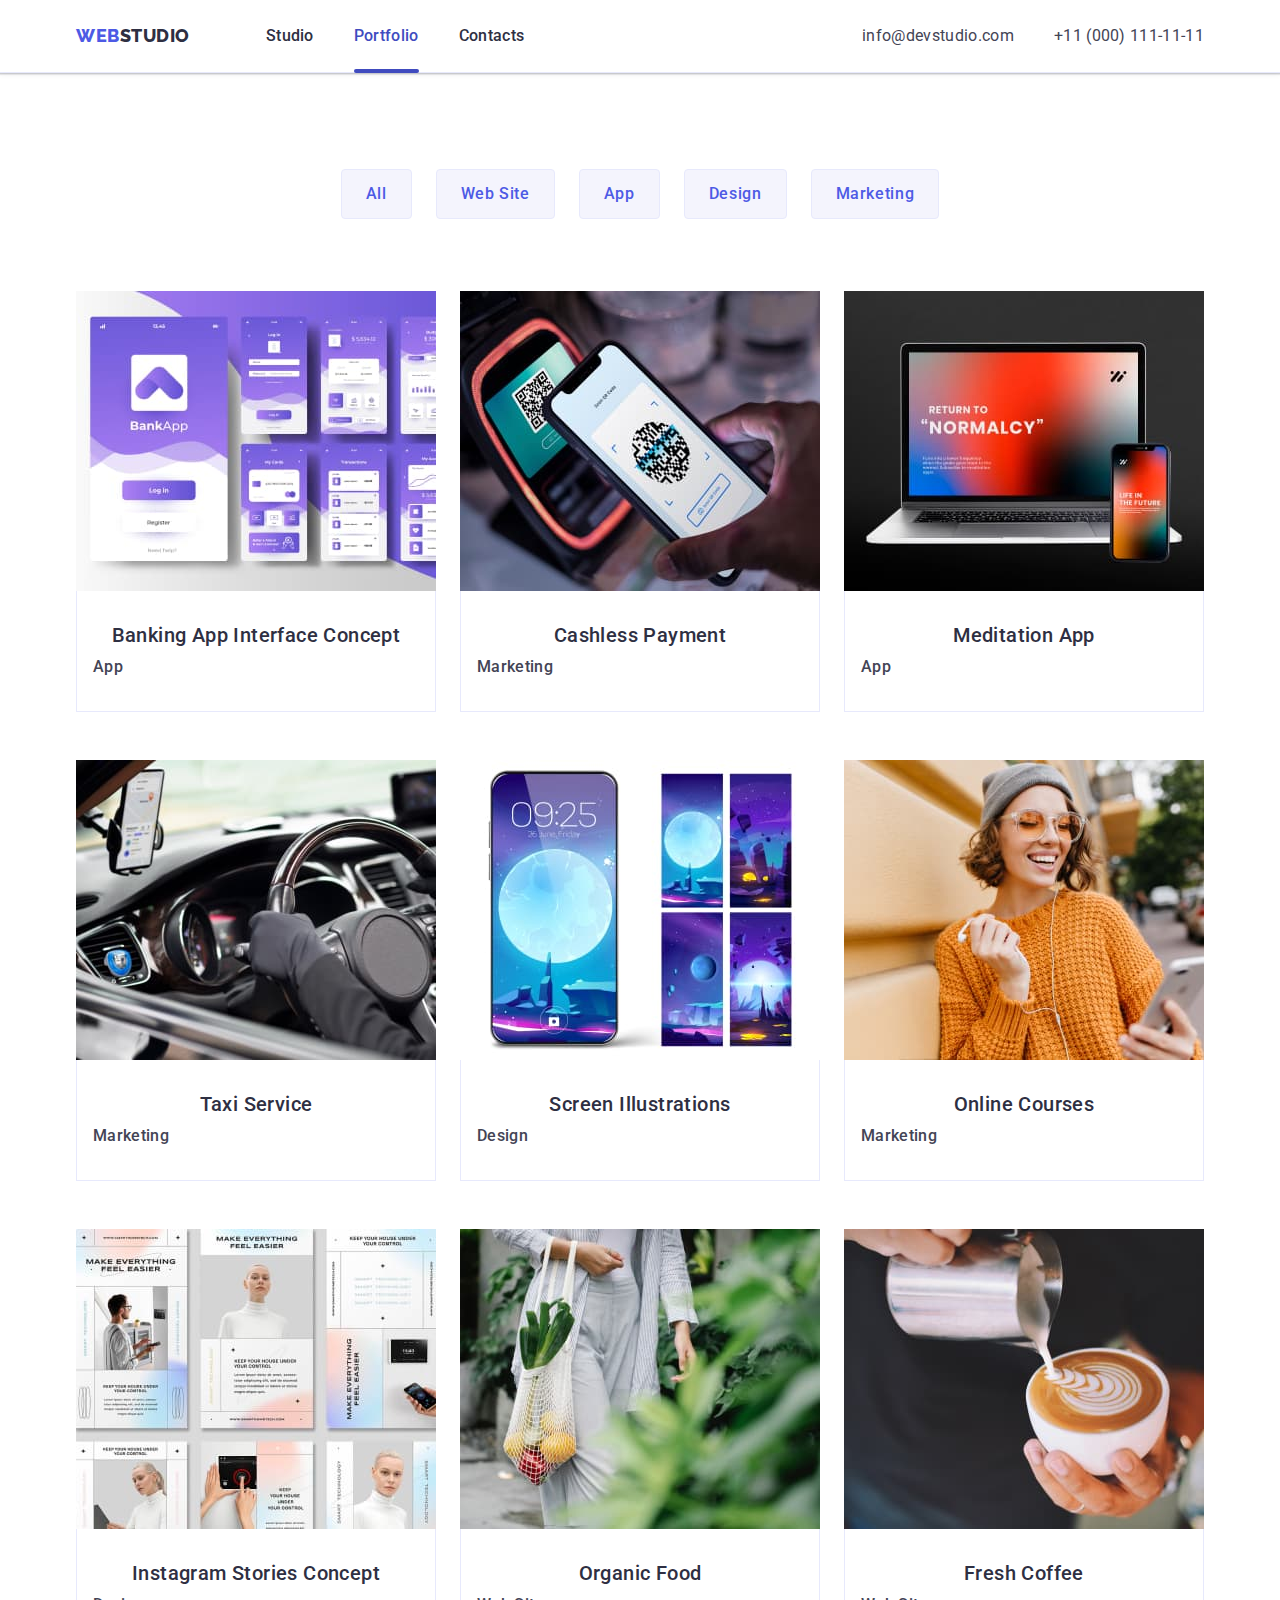
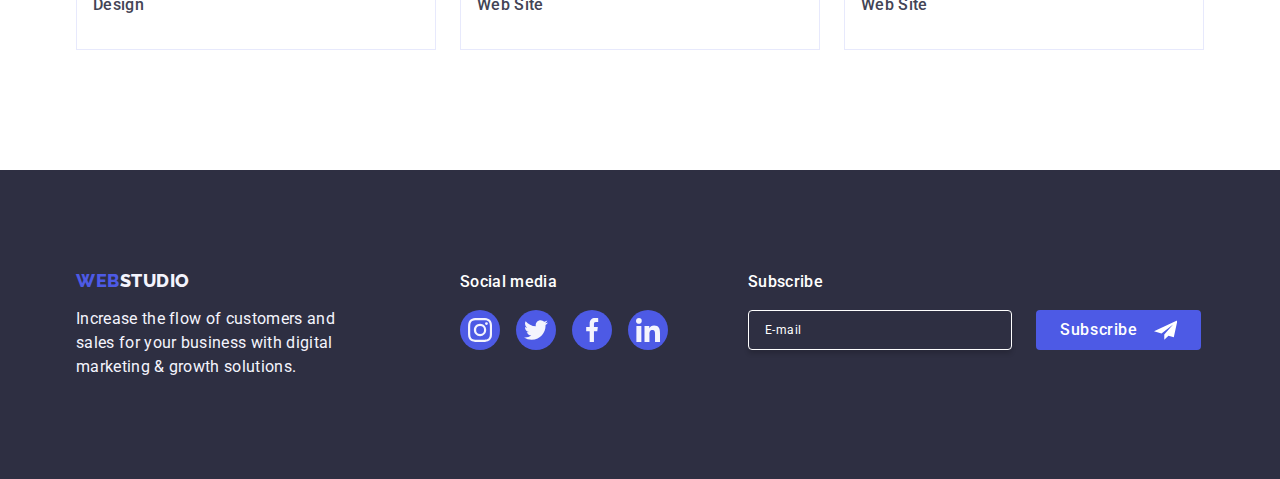
<file: portfolio.html>
<!DOCTYPE html>
<html lang="en">
<head>
    <meta charset="UTF-8">
    <meta name="viewport" content="width=device-width, initial-scale=1.0">
    <title>Portfolio</title>
    <link rel="preconnect" href="https://fonts.googleapis.com">
<link rel="preconnect" href="https://fonts.gstatic.com" crossorigin>
<link href="https://fonts.googleapis.com/css2?family=Raleway:wght@800&family=Roboto:wght@400;500;700&display=swap" rel="stylesheet">
<link rel="stylesheet" href="https://cdn.jsdelivr.net/npm/modern-normalize@2.0.0/modern-normalize.min.css">
<link rel="stylesheet" href="./css/styles.css" />
<link rel="stylesheet" href="./css/portfolio.css">
</head>
<body>
    <!---------------------------------------------- Header --------------------------------------->
    <header class="page-header"> 
        <div class="container header"> 
        <nav class="navigation">
            <a class="link logo-header"  href="./index.html">Web<span class="studio">Studio</span></a>
            <ul class="menu list">
                <li class="menu-item">
                    <a  class="link menu-link" href="./index.html">Studio</a>
                </li>
                <li class="menu-item">
                    <a class="link menu-link current" href="./portfolio.html">Portfolio</a>
                </li>
                <li class="menu-item">
                    <a class="link menu-link" href="">Contacts</a>
                </li>
            </ul>
        </nav>
        <address class="contacts">
            <ul class="list contacts-list">
                <li>
                    <a class="link link-contacts" href="mailto:info@devstudio.com">info@devstudio.com</a>
                </li>
                <li>
                    <a class="link link-contacts" href="tel:+110001111111">+11 (000) 111-11-11</a>
                </li>
            </ul>
        </address>
    </div> 
            </header>
    <main>
        <!------------------------------------------- Portfolio ------------------------------->
<section class="projects section">
    <div class="container portfolio-container">
    <h1 class="visually-hidden">Our Projects</h1>
<ul class="list buttons-list">
    <li class="buttons-list-item">
        <button type="button" class="button filter-button">All</button>
    </li>
    <li class="buttons-list-item">
        <button type="button" class="button filter-button">Web Site</button>
    </li>
    <li class="buttons-list-item">
        <button type="button" class="button filter-button">App</button>
    </li>
    <li class="buttons-list-item">
        <button type="button" class="button filter-button">Design</button>
    </li>
    <li class="buttons-list-item">
        <button type="button" class="button filter-button">Marketing</button>
    </li>
</ul>

<ul class="list portfolio-list">
    <li class="portfolio-list-item">
        <a class="link portfolio-list-item-link" href="">
        <div class="portfolio-list-img-wrapper">
            <img src="./images/Portfolio/banking_app.jpg" alt="application design" width="360" height="300">
    <p class="overlay">
        14 Stylish and User-Friendly App Design Concepts · Task Manager App · Calorie Tracker App · Exotic Fruit Ecommerce App · Cloud Storage App
    </p>
</div>
    <div class="card card-info">
        <h2 class="name card-name">
            Banking App Interface Concept
            </h2>
            <p class="card-sub-text">
                App
            </p>
    </div>
    </a>
    </li>

    <li class="portfolio-list-item">
        <a class="link portfolio-list-item-link" href="">
       <div class="portfolio-list-img-wrapper">
            <img src="./images/Portfolio/cashless_payment.jpg" alt="mobile phone" width="360" height="300">
        <p class="overlay">
            14 Stylish and User-Friendly App Design Concepts · Task Manager App · Calorie Tracker App · Exotic Fruit Ecommerce App · Cloud Storage App
        </p>
    </div>
        <div class="card card-info">
            <h2 class="name card-name">
                Cashless Payment
                </h2>
                <p class="card-sub-text">
                Marketing
                </p>
        </div>
        </a>
    </li>

    <li class="portfolio-list-item">
        <a class="link portfolio-list-item-link" href="">
            <div class="portfolio-list-img-wrapper">
        <img src="./images/Portfolio/meditation_app.jpg" alt="notebook and mobile phone" width="360" height="300">
        <p class="overlay">
            14 Stylish and User-Friendly App Design Concepts · Task Manager App · Calorie Tracker App · Exotic Fruit Ecommerce App · Cloud Storage App
        </p>
    </div>
        <div class="card card-info">
            <h2 class="name card-name">
                Meditation App
                </h2>
                <p class="card-sub-text">
                App
                </p>
        </div>
        </a>
    </li>

    <li class="portfolio-list-item">
        <a class="link portfolio-list-item-link" href="">
        <div class="portfolio-list-img-wrapper">
            <img src="./images/Portfolio/taxi_service.jpg" alt="steering wheel" width="360" height="300">
        <p class="overlay">
            14 Stylish and User-Friendly App Design Concepts · Task Manager App · Calorie Tracker App · Exotic Fruit Ecommerce App · Cloud Storage App
        </p>
    </div>
        <div class="card card-info">
        <h2 class="name card-name">
            Taxi Service
            </h2>
            <p class="card-sub-text">
            Marketing
            </p>
       </div>
        </a>
    </li>

    <li class="portfolio-list-item">
        <a  class="link portfolio-list-item-link" href="">
       <div class="portfolio-list-img-wrapper">
            <img src="./images/Portfolio/screen_illustration.jpg" alt="mobile phone screen" width="360" height="300">
        <p class="overlay">
            14 Stylish and User-Friendly App Design Concepts · Task Manager App · Calorie Tracker App · Exotic Fruit Ecommerce App · Cloud Storage App
        </p>
    </div>
        <div class="card card-info">
            <h2 class="name card-name">
                Screen Illustrations
                </h2>
                <p class="card-sub-text">
                Design
                </p>
        </div>
        </a>
    </li>

    <li class="portfolio-list-item">
        <a class="link portfolio-list-item-link"  href="">
            <div class="portfolio-list-img-wrapper">
        <img src="./images/Portfolio/online-courses.jpg" alt="girl with mobile phone" width="360" height="300">
        <p class="overlay">
            14 Stylish and User-Friendly App Design Concepts · Task Manager App · Calorie Tracker App · Exotic Fruit Ecommerce App · Cloud Storage App
        </p>
    </div>
        <div class="card card-info">
            <h2 class="name card-name">
                Online Courses
                </h2>
                <p class="card-sub-text">
                Marketing
                </p>
        </div>
        </a>
    </li>

    <li class="portfolio-list-item">
        <a class="link portfolio-list-item-link" href="">
            <div class="portfolio-list-img-wrapper">
        <img src="./images/Portfolio/instagramm.jpg" alt="moodboard design" width="360" height="300">
        <p class="overlay">
            14 Stylish and User-Friendly App Design Concepts · Task Manager App · Calorie Tracker App · Exotic Fruit Ecommerce App · Cloud Storage App
        </p>
    </div>
        <div class="card card-info">
        <h2 class="name card-name">
            Instagram Stories Concept
            </h2>
            <p class="card-sub-text">
            Design
            </p>
        </div>
            </a>
    </li>

    <li class="portfolio-list-item">
        <a class="link portfolio-list-item-link" href="">
        <div class="portfolio-list-img-wrapper">
            <img src="./images/Portfolio/organic.jpg" alt="bag with food" width="360" height="300">
        <p class="overlay">
            14 Stylish and User-Friendly App Design Concepts · Task Manager App · Calorie Tracker App · Exotic Fruit Ecommerce App · Cloud Storage App
        </p>
    </div>
        <div class="card card-info">
            <h2 class=" name card-name">
                Organic Food
                </h2>
                <p class="card-sub-text">
                Web Site
                </p>  
        </div>
        </a>
    </li>

    <li class="portfolio-list-item">
        <a class="link portfolio-list-item-link" href="">
            <div class="portfolio-list-img-wrapper">
        <img src="./images/Portfolio/coffee.jpg" alt="cup of coffee" width="360" height="300">
        <p class="overlay">
            14 Stylish and User-Friendly App Design Concepts · Task Manager App · Calorie Tracker App · Exotic Fruit Ecommerce App · Cloud Storage App
        </p>
    </div>
        <div class="card card-info">
            <h2 class="name card-name">
                Fresh Coffee
                </h2>
                <p class="card-sub-text">
                Web Site
                </p>
        </div>
        </a>
    </li>
</ul>
</div>
</section>
    </main>
        <!---------------------------------------------------- Footer ---------------------------------------------->
        <footer class="footer">
            <div class="container footer-container">
           <div class="footer-wraper-slogan">
                <a class="link logo-footer" href="./index.html">Web<span class="studio-footer">Studio</span></a>
            <p class="footer-slogan">
                Increase the flow of customers and sales for your business with digital marketing & growth solutions.
            </p>
        </div>
       
        <div class="footer-social">
            <p class="footer-social-text">Social media</p>
            <ul class="list footer-social-list">
                <li class="footer-social-list-item">
    <a class="footer-social-list-link"  href="">
        <svg
        class="footer-list-icon"
        width="24"
        height="24"
        aria-label="instagramm icon"
        >
            <use href="./images/icons.svg#icon-instagram-footer"></use>
        </svg>
    </a>
                </li>
    
                <li class="footer-social-list-item">
    <a class="footer-social-list-link"   href="">
        <svg
        class="footer-list-icon"
        width="24"
        height="24"
        aria-label="twitter icon"
        >
            <use href="./images/icons.svg#icon-twitter-footer"></use>
        </svg>
    </a>
                </li>
    
                <li class="footer-social-list-item">
    <a class="footer-social-list-link"  href="">
        <svg
        class="footer-list-icon"
        width="24"
        height="24"
        aria-label="facebook icon"
        >
            <use href="./images/icons.svg#icon-facebook-footer"></use>
        </svg>
    </a>
                </li>
    
                <li class="footer-social-list-item">
    <a class="footer-social-list-link"   href="">
        <svg
        class="footer-list-icon"
        width="24"
        height="24"
        aria-label="linkedin icon"
        >
            <use href="./images/icons.svg#icon-linkedin-footer"></use>
        </svg>
    </a>
                </li>
    
            </ul>
        </div>
    
        <div class="footer-subscribe">
            <p class="footer-subscribe-text">Subscribe</p>
            <form class="footer-subscribe-form">
                <label class="footer-subscribe-form-label">
                    <input 
                    type="email" 
                    class="subscribe-input"
                    name="email" 
                    placeholder="E-mail">
                </label>
           
            <button type="submit" class="button footer-subscribe-button">
                Subscribe
                <svg class="footer-subscribe-icon" width="24" height="24">
                    <use href="./images/icons.svg#icon-send"></use>
                </svg>
            </button>
            </form>
        </div>
    </div>
    </footer>
</body>
</html>
</file>
<file: css/styles.css>
/* ========Variables======= */


/* ========/Variables======= */

/* =========Common Styles====== */


/* ========/Common Styles====== */

/* =======HEADER======== */


/* =======/HEADER======== */

/* ==========HERO======== */
.section.hero{
    max-width: 1440px;
    padding-top: 188px;
    padding-bottom: 188px;
    background-color:var(--hero-background-color);
    background-image: linear-gradient(rgba(46, 47, 66, 0.7), 
    rgba(46, 47, 66, 0.7)), url(../images/hero.jpg);
    background-size: cover;
    background-repeat: no-repeat;
    background-position: center;
}


.hero-title{
font-size: 56px;
font-weight: 700;
line-height: 1.07;
text-align: center;
letter-spacing: 0.02em;
color: #ffffff;
margin-bottom: 48px;
max-width: 496px;

margin-left: auto;
margin-right: auto;
}


.hero-button{
    font-family: Roboto;
    font-weight: 500;
    font-size: 16px;
    line-height: 1.5;
letter-spacing: 0.04em;

color: #ffffff;
background-color: var(--primary-brand-color);

display: block;
min-width: 169px;
height: 56px;
margin-left: auto;
margin-right: auto;
box-shadow: 0px 4px 4px 0px #00000026;
border-radius: 4px;
border: none;

transition: background-color var(--transition-dur-and-fun);
}

.hero-button:hover,
.hero-button:focus{
    background-color: var(--press-state-color);
}
/* ==========/HERO======== */

/* ========Our Benefits======== */
.benefits-icon{
    display: flex;
    align-items: center;
    justify-content: center;
    background-color: var(--button-background-color);
    padding: 24px 100px;
    height: 112px;
    margin-bottom: 8px;
    border-radius: 4px;
}

.benefits-title{
font-size: 20px;
line-height: 1.2;
font-weight: 500;
letter-spacing: 0.02em;
/* text-align: left; */

color: #2E2F42;
margin-bottom: 8px;
}

.benefits-list{
    display: flex;
    gap: 24px;
}

.benefits-list-item{
    width: 264px;
}
.benefits-text{
font-weight: 400;
/* text-align: left; */
}

/* ========/Our Benefits======== */

/* =========What we are doing======= */
.job-examples.section{
    padding-top: 0;
}
.secondary-title{
font-size: 36px;
/* font-weight: 700; */
line-height: 1.11;
text-align: center;
text-transform: capitalize;

color: #2E2F42;
margin-bottom: 72px;
}

.job-list{
    display: flex;
    gap: 24px;
}
/* =========/What we are doing======= */

/* =============Our Team========== */

.team{
    background-color: var(--button-background-color);
}

.secondary-title{
    text-transform: capitalize;
    text-align: center;
    letter-spacing: 0.02em;
}

.list-team{
    display: flex;
    gap: 24px;
}

.list-item-team{
    background-color: var(--white-background-color);
    box-shadow:  0px 1px 6px rgba(46, 47, 66, 0.08), 0px 1px 1px rgba(46, 47, 66, 0.16), 0px 2px 1px rgba(46, 47, 66, 0.08);
    border-radius: 0px 0px 4px 4px;
}

.social-icons-list{
    display: flex;
    justify-content: center;
    margin-top: 8px;
    gap: 24px;
}

.social-list-link{
    display: flex;
    width: 40px;
    height: 40px;
    border-radius: 50%;
    background-color: var(--primary-brand-color);
    fill: var(--light-color);
    justify-content: center;
    align-items: center;

    transition: background-color var(--transition-dur-and-fun);
}

.social-list-link:hover,
.social-list-link:focus{
background-color: var(--press-state-color);
}
.sub-text{
font-weight: 400;
text-align: center;
}
/* =============/Our Team========== */

/* ==================Customers================== */
.customers-list{
    display: flex;
    justify-content: center;
gap: 24px;
}

.customers-list-item{
    width: calc((100% - 120px) / 6);
    height: 88px;

    transition: border-color var(--transition-dur-and-fun), color var(--transition-dur-and-fun);
}

.customers-list-icon{
    fill: currentColor;
}

.customers-list-link{
    display: flex;
    justify-content: center;
    align-items: center;
    width: 100%;
    height: 100%;
    fill: var(--subtle-text-color);
    border: 1px solid var(--lightslate, #8E8F99);
    border-radius: 4px;
    color: var(--subtle-text-color);

    transition: border-color var(--transition-dur-and-fun), color var(--transition-dur-and-fun);
}

.customers-list-link:hover,
.customers-list-link:focus{
    color: var(--press-state-color);
    border-color: var(--press-state-color);
}

/* ==================/Customers================== */

/* ==============Footer================ */
.footer{
background-color: var(--hero-background-color);
padding-top: 100px;
padding-bottom: 100px;
}

.footer-container{
    display: flex;
    align-items: baseline;
}
.logo-footer{
    font-family: "Raleway", sans-serif;
    font-weight: 800;
    font-size: 18px;
color: var(--primary-brand-color);
line-height: 1.17em ;
letter-spacing: 0.03em;
text-transform: uppercase;
display: inline-block;
margin-bottom: 16px;
}

.studio-footer{
    color: var(--button-background-color);
    transition: color var(--transition-dur-and-fun);
}

.logo-footer:hover,
.logo-footer:focus{
color: var(--press-state-color);
}
.footer-slogan{
font-weight: 400;
/* text-align: left; */
color: var(--button-background-color);
max-width: 264px;
}

.footer-social{
    margin-right: 80px;
}
.footer-social-text{
text-align: left;
color: var(--white-background-color);

    margin-bottom: 16px;
}

.footer-wraper-slogan{
    margin-right: 120px;
}
.footer-social-list{
    display: flex;
    gap: 16px;
}

/* .footer-social-list-item{
    transition: background-color var(--lightslate);
} */

.footer-social-list-link{
    display: flex;
    width: 40px;
    height: 40px;
    background-color: var(--primary-brand-color);
    border-radius: 50%;
    justify-content: center;
    align-items: center;
    fill: var(--button-background-color);

    transition: background-color 250ms cubic-bezier(0.4, 0, 0.2, 1);
}

.footer-social-list-link:hover,
.footer-social-list-link:focus{
    background-color: var(--secondary-accent-color);
}

.footer-subscribe-text{
    text-align: left;
color: var(--white-background-color);

    margin-bottom: 16px;
}

.footer-subscribe-form{
display:flex;
gap: 24px;
}
.subscribe-input{
    display: flex;
    width: 264px;
    height: 40px;
    font-size: 12px;
    line-height: 1.5;
    letter-spacing: 0.04em;
    border: 1px solid #FFFFFF;
    border-radius: 4px;
    background-color: transparent;
    padding: 8px 16px;
    box-shadow: 0px 4px 4px 0px rgba(0, 0, 0, 0.15);
    color: var(--white-background-color);
}

.footer-subscribe-icon{
    margin-left: 16px;
}

.subscribe-input::placeholder{
font-size: 12px;
font-weight: 400;
line-height: 24px;
letter-spacing: 0.04em;
text-align: left;
color: #FFFFFF;
}

.footer-subscribe-form-label::placeholder{
    color: var(--white-background-color);
}

.footer-subscribe-button{
    display: flex;
    align-items: center;
    justify-content: center;
    font-weight: 500;
    line-height: 1.5;
    letter-spacing: 0.04em;
    text-align: center;
    min-width: 165px;

    width: 165px;
    height: 40px;
    padding: 8px 24px;
    border: none;
    border-radius: 4px;

    color: var(--white-background-color);
    background-color: var(--primary-brand-color);

    transition: background-color var(--transition-dur-and-fun);
}

.footer-subscribe-button:hover,
.footer-subscribe-button:focus{
    background-color: var(--press-state-color);
}

/* ==============/Footer=============== */

/* ===============Backdrop==================== */
.backdrop{
    position: fixed;
    top: 0;
    left: 0;
    width: 100%;
    height: 100%;
    background-color: #2E2F4266;
    z-index: 9999;
    
    transition: opacity 250ms cubic-bezier(0.4, 0, 0.2, 1), visibility 250ms cubic-bezier(0.4, 0, 0.2, 1);
}

.is-hidden{
    opacity: 0;
    visibility: hidden;
    pointer-events: none;
}
/* ===============/Backdrop==================== */

/* ===============Modal Window==================== */
.modal{
    position: absolute;
    top: 50%;
    left: 50%;
    transform: translate(-50%, -50%);
    width: 408px;
  min-height: 584px;
  padding: 72px 24px 24px 24px;
   border-radius: 4px;
    background-color: var(--modal-background-color);
    box-shadow: 0px 1px 1px rgba(0, 0, 0, 0.14), 0px 1px 3px rgba(0, 0, 0, 0.12), 0px 2px 1px rgba(0, 0, 0, 0.2);

    transition: transform var(--transition-dur-and-fun);
}

.close-btn{
    display: flex;
    position: absolute;
    align-items: center;
    justify-content: center;
    top: 24px;
    right: 24px;
    width: 24px;
    height: 24px;
    border-radius: 50%;
    border: 1px solid rgba(0, 0, 0, 0.1);
    padding: 0;
    line-height: 0;
    background-color: var(--accent-color);

    transition: background-color var(--transition-dur-and-fun), border var(--transition-dur-and-fun);
}

.close-btn:hover,
.close-btn:focus{
   background-color: var(--press-state-color);
   border: none;
   fill: #ffffff;
}

.close-btn-icon{
    transition: fill var(--transition-dur-and-fun);
}

.contacts-form-description{
    margin-bottom: 16px;
    text-align: center;
    width: 360px;
    color: var(--hero-background-color);
}

.contacts-form-field-wrapper{
    margin-bottom: 8px;
}

.contacts-forma-label{
    display: block;
font-size: 12px;
font-weight: 400;
line-height: 1.17;
letter-spacing: 0.04em;
text-align: left;
color: #8E8F99;
margin-bottom: 4px;
}

.contacts-form-input-wrapper{
    position: relative;
}

.contacts-form-input{
    width: 100%;
    height: 40px;

    border: 1px solid #2E2F4266;
  border-radius: 4px;
  padding-left: 38px;
  background-color: transparent;
  outline: transparent;

  transition: border-color var(--transition-dur-and-fun);
}

.contacts-form-input:focus{
border-color: var(--primary-brand-color) ;
outline: transparent;
}

.contacts-form-input:focus + .contacts-form-input-icon{
fill: var(--primary-brand-color);
} 

.contacts-form-input-icon{
   position: absolute;
   top: 50%;
   left: 16px;
   transform: translateY(-50%);

   transition: fill var(--transition-dur-and-fun);
}


.contacts-form-field-wrapper.comment{
    margin-bottom: 16px;
}

.contacts-form-comment{
    width: 100%;
    height: 120px;
    font-size: 12px;
    line-height: 1.17;
    letter-spacing: 0.04em;
    color: rgba(46, 47, 66, 0.4);
    background-color: transparent;
    border: 1px solid #2E2F4266;
    border-radius: 4px;
    outline: transparent;
    resize: none;
    padding: 8px 16px;

    transition: border-color var(--transition-dur-and-fun);
}

.contacts-form-comment:focus{
    border-color: var(--primary-brand-color);
    outline: transparent;
}

.contacts-form-comment::placeholder{
font-size: 12px;
font-weight: 400;
line-height: 1.16;
letter-spacing: 0.04em;
text-align: left;
color: #2E2F4266;
}

.contacts-form-checkbox:checked 
+ .contacts-form-checkbox-label 
> .contacts-form-own-checkbox{
background-color: var(--press-state-color);
border: none;
fill: var(--light-color);
border-color: var(--press-state-color);
}

/* .contacts-form-checkbox:focus
+ .contacts-form-checkbox-label 
> .contacts-form-own-checkbox{
outline: 2px solid var(--press-state-color);
} */

.contacts-form-checkbox-wrapper{
    margin-bottom: 24px;
}
.contacts-form-own-checkbox{
    display: inline-flex;
    justify-content: center;
    align-items: center;
    width: 16px;
    height: 16px;
    border: 1px solid #2E2F4266;
    fill: transparent;
    border-radius: 2px;
    cursor: pointer;
    margin-right: 8px;

    transition: background-color 250ms cubic-bezier(0.4, 0, 0.2, 1), border 250ms cubic-bezier(0.4, 0, 0.2, 1), fill 250ms cubic-bezier(0.4, 0, 0.2, 1);
}

.contacts-form-checkbox-label{
    display: block;
font-size: 12px;
font-weight: 400;
line-height: 1.17;
letter-spacing: 0.04em;
text-align: left;
color: #8E8F99;
}

.modal-form-link{
    line-height: 16px;
    color: var(--primary-brand-color);
}

.contacts-form-submit{
    display: block;

    font-family: "Roboto", sans-serif;
font-size: 16px;
font-weight: 500;
line-height: 1.5;
letter-spacing: 0.04em;
text-align: center;

min-width: 169px;
height: 56px;
color: var(--white-background-color);
background-color: var(--primary-brand-color);

margin-left: auto;
margin-right: auto;
padding: 16px 32px;
border: none;
border-radius: 4px;

transition: background-color var(--transition-dur-and-fun);
}

.contacts-form-submit:hover,
.contacts-form-submit:focus{
    background-color: var(--press-state-color);
}
/* ===============/Modal Window==================== */

/* ===============Portfolio======================= */
.section.projects{
    padding-top: 96px;
}


.buttons-list{
    display: flex;
    gap: 24px;
    justify-content: center;
    margin-bottom: 72px;
}

.buttons-list-item{
    transition: color var(--transition-dur-and-fun), background-color var(--transition-dur-and-fun), border-color var(--transition-dur-and-fun), box-shadow var(--transition-dur-and-fun);
}

.filter-button{
    font-family: inherit;
    font-weight: 500;
    font-size: 16px;
    line-height: inherit;
    letter-spacing: 0.04em;
    /* text-align: center; */
    color: var(--primary-brand-color);
    background-color: var(--button-background-color);

    border-radius: 4px;
    border: 1px solid #E7E9FC;
    padding: 12px 24px;

    transition: color 250ms cubic-bezier(0.4, 0, 0.2, 1), background-color 250ms cubic-bezier(0.4, 0, 0.2, 1), border-color 250ms cubic-bezier(0.4, 0, 0.2, 1), box-shadow 250ms cubic-bezier(0.4, 0, 0.2, 1); 
}

.filter-button:hover,
.filter-button:focus{
    color: #ffffff;
    background-color: var(--press-state-color);
    border: 1px solid transparent;
    box-shadow: 0px 3px 1px rgba(0, 0, 0, 0.1), 0px 2px 1px rgba(0, 0, 0, 0.08), 0px 2px 2px rgba(0, 0, 0, 0.12);
}

.portfolio-list{
    display: flex;
    flex-wrap: wrap;
    gap: 48px 24px;
}

.portfolio-list-img-wrapper{
position: relative;
overflow: hidden;
}

.overlay{
font-weight: 400;
text-align: left;
color: var(--light-color);
padding: 40px 32px;

position: absolute;
top: 0;
left: 0;
width: 100%;
height: 100%;
background-color: var(--primary-brand-color);

transform: translateY(100%);
transition: transform var(--transition-dur-and-fun);
}

.portfolio-list-item{
    width: calc((100% - 2*24px) / 3);
}

.portfolio-list-item-link{
    display: block;
    transition: box-shadow var(--transition-dur-and-fun) ;
}

.portfolio-list-item-link:hover,
.portfolio-list-item-link:focus{
box-shadow: 0px 1px 6px rgba(46, 47, 66, 0.08), 0px 1px 1px rgba(46, 47, 66, 0.16), 0px 2px 1px rgba(46, 47, 66, 0.08);
}

.portfolio-list-item-link:hover .overlay,
.portfolio-list-item-link:focus .overlay{
    transform: translateY(0%);
}
.card{
    border: 1px solid #E7E9FC;
    border-top: 0;
}
.card.card-info{
    padding-left: 16px;
    padding-right: 16px;
}

.card-name{
    text-align: left;
}

.card-sub-text{
    font-size: 16px;
    line-height: 1.5;
    letter-spacing: 0.02em;
    color: var(--text-color);
}
/* ===============/Portfolio======================= */
</file>
<file: css/portfolio.css>
@import './utils/variables.css';

@import './base/common.css';
@import './base/container.css';
@import './base/section.css'; 
@import './layout/header.css';
</file>
